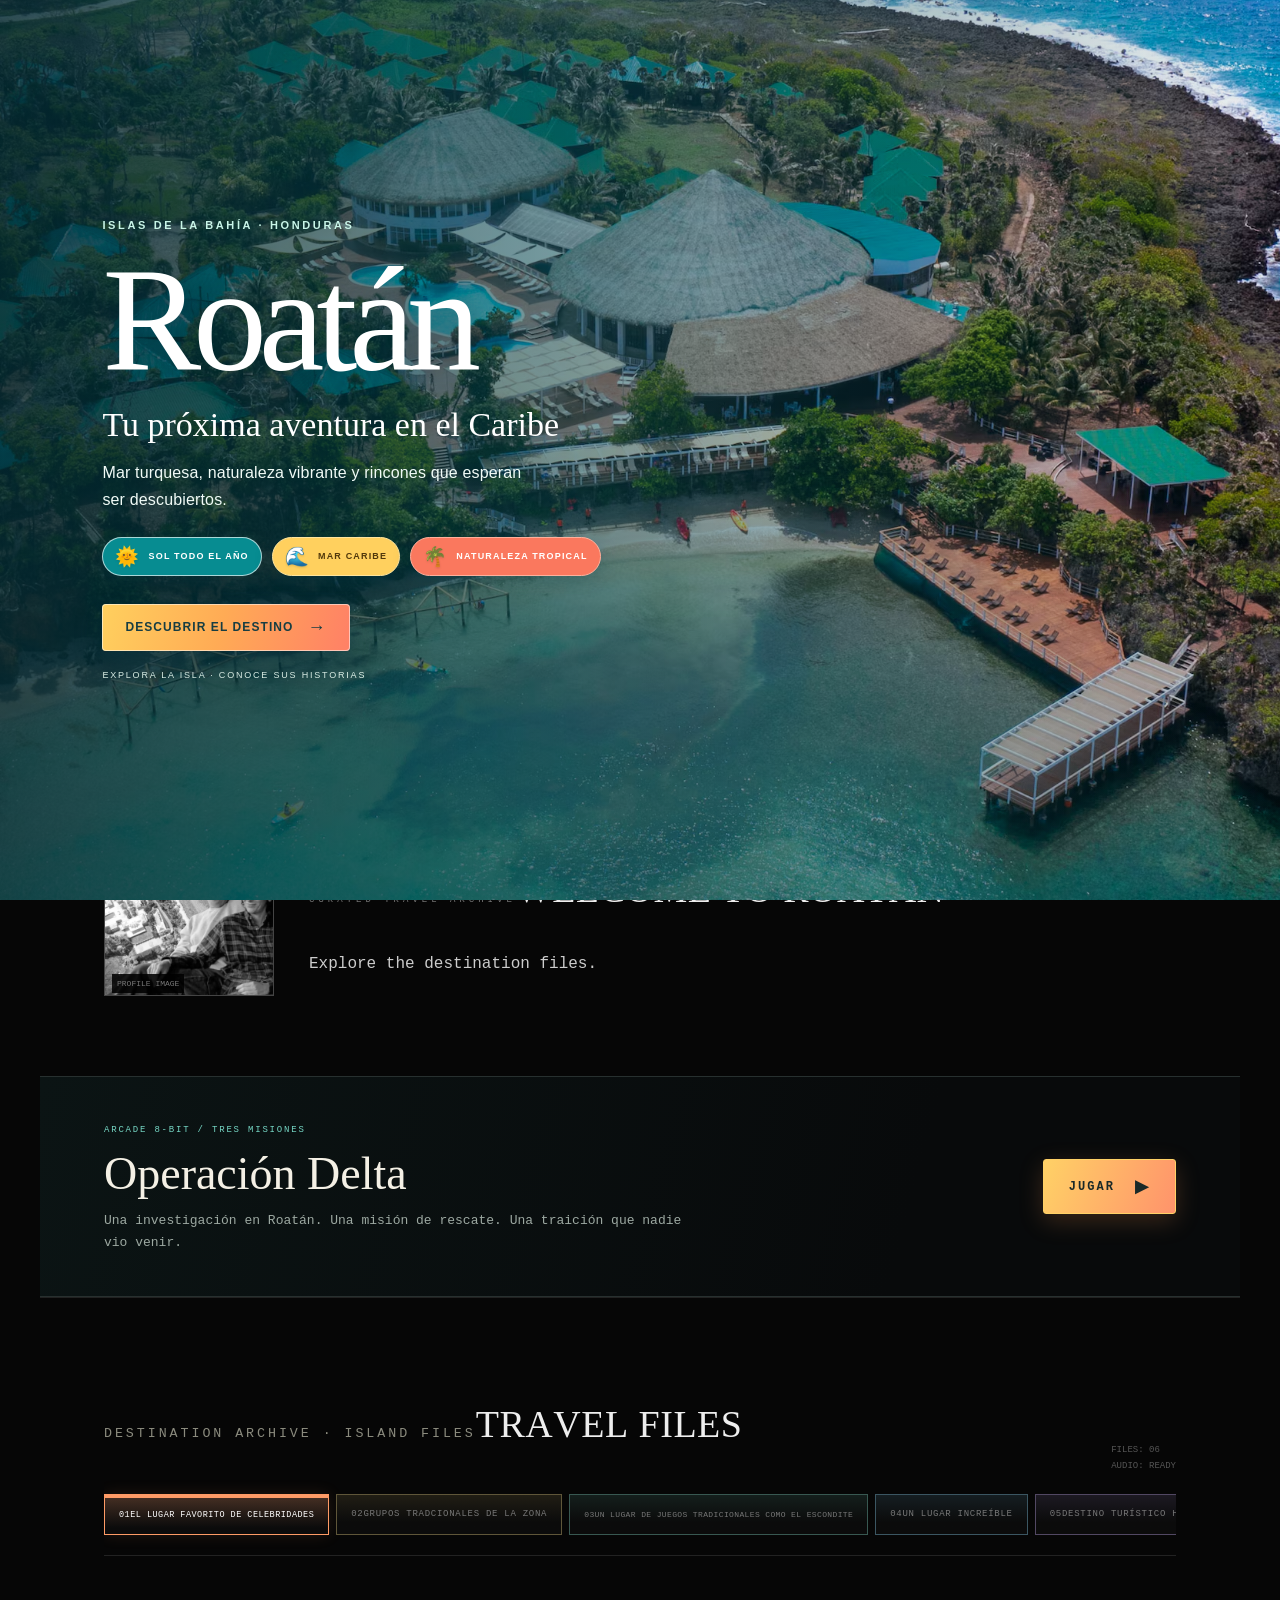
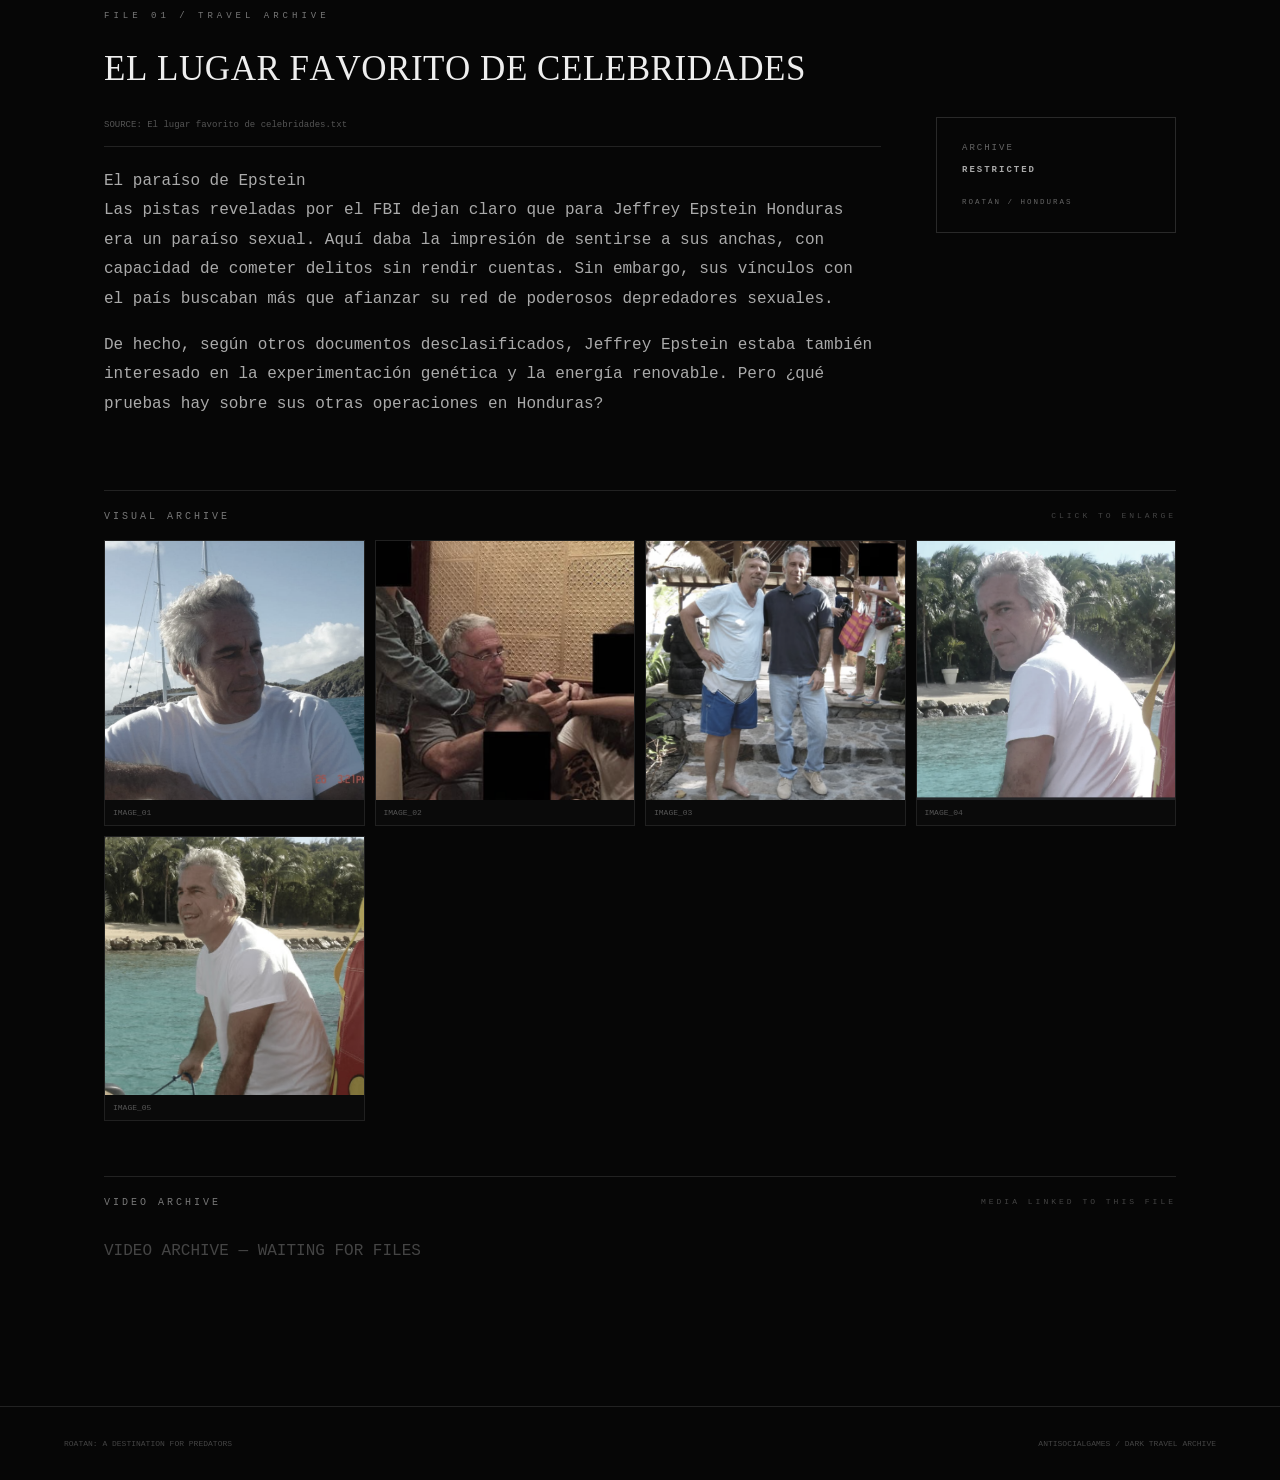
<file: index.html>
<!doctype html><html lang="es"><head><meta charset="utf-8"><meta name="viewport" content="width=device-width,initial-scale=1"><title>Roatan: A Destination for Predators</title><link rel="stylesheet" href="style.css"></head><body>
<div class="grain"></div><div class="warning" id="warning"><div class="cover-card"><span class="cover-kicker">ISLAS DE LA BAHÍA · HONDURAS</span><h1>Roatán</h1><p class="cover-tagline">Tu próxima aventura en el Caribe</p><p class="cover-copy">Mar turquesa, naturaleza vibrante y rincones que esperan ser descubiertos.</p><div class="cover-meta"><span><i aria-hidden="true">🌞</i> SOL TODO EL AÑO</span><span><i aria-hidden="true">🌊</i> MAR CARIBE</span><span><i aria-hidden="true">🌴</i> NATURALEZA TROPICAL</span></div><button id="enter"><span>DESCUBRIR EL DESTINO</span><b aria-hidden="true">→</b></button><small class="cover-foot">EXPLORA LA ISLA · CONOCE SUS HISTORIAS</small></div></div>
<header><strong>ROATAN<span>_TRAVEL</span></strong><nav><a href="#home">HOME</a><a href="juego.html">JUGAR</a><a href="#files">FILES</a></nav><i>● SIGNAL: UNSTABLE</i></header>
<main id="home"><section class="hero"><div class="hero-copy"><small>ISLAS DE LA BAHÍA / HONDURAS</small><h1>Roatan:<br><em>A Destination for Predators</em></h1><p>Travel like paradise. Read like an archive.</p><code>16°20′N / 86°30′W</code></div></section>
<section class="profile"><div class="pic"><img src="images/perfil.jpg"><span>PROFILE IMAGE</span></div><div><small>CURATED TRAVEL ARCHIVE</small><h2>WELCOME TO ROATAN</h2><p>Explore the destination files.</p></div></section>
<section class="game-launch"><div><small>ARCADE 8-BIT / TRES MISIONES</small><h2>Operación Delta</h2><p>Una investigación en Roatán. Una misión de rescate. Una traición que nadie vio venir.</p></div><a class="game-launch-button" href="juego.html">JUGAR <b>▶</b></a></section>
<section id="files"><div class="index"><div><small>DESTINATION ARCHIVE · ISLAND FILES</small><h2>TRAVEL FILES</h2></div><span>FILES: 06<br>AUDIO: READY</span></div><div class="tabs"><button class="tab on" data-tab="s0"><b>01</b>EL LUGAR FAVORITO DE CELEBRIDADES</button><button class="tab " data-tab="s1"><b>02</b>GRUPOS TRADCIONALES DE LA ZONA</button><button class="tab " data-tab="s2"><b>03</b>UN LUGAR DE JUEGOS TRADICIONALES COMO EL ESCONDITE</button><button class="tab " data-tab="s3"><b>04</b>UN LUGAR INCREÍBLE</button><button class="tab " data-tab="s4"><b>05</b>DESTINO TURÍSTICO HERMOSO</button><button class="tab " data-tab="s5"><b>06</b>FAMA MUNDIAL DE NUESTRA BELLA ROATAN</button></div><section class="panel on" id="s0">
<div class="kicker">FILE 01 / TRAVEL ARCHIVE</div><h2>EL LUGAR FAVORITO DE CELEBRIDADES</h2>
<div class="copy"><article><label>SOURCE: El lugar favorito de celebridades.txt</label><p>El paraíso de Epstein<br>Las pistas reveladas por el FBI dejan claro que para Jeffrey Epstein Honduras era un paraíso sexual. Aquí daba la impresión de sentirse a sus anchas, con capacidad de cometer delitos sin rendir cuentas. Sin embargo, sus vínculos con el país buscaban más que afianzar su red de poderosos depredadores sexuales.</p><p>De hecho, según otros documentos desclasificados, Jeffrey Epstein estaba también interesado en la experimentación genética y la energía renovable. Pero ¿qué pruebas hay sobre sus otras operaciones en Honduras?</p></article><aside>ARCHIVE<br><strong>RESTRICTED</strong><br><small>ROATÁN / HONDURAS</small></aside></div>
<div class="head">VISUAL ARCHIVE <span>CLICK TO ENLARGE</span></div><div class="gallery"><figure><img src="secciones/el-lugar-favorito-de-celebridades/images/imagen1.jpg"><figcaption>IMAGE_01</figcaption></figure><figure><img src="secciones/el-lugar-favorito-de-celebridades/images/imagen2.png"><figcaption>IMAGE_02</figcaption></figure><figure><img src="secciones/el-lugar-favorito-de-celebridades/images/imagen3.png"><figcaption>IMAGE_03</figcaption></figure><figure><img src="secciones/el-lugar-favorito-de-celebridades/images/imagen4.png"><figcaption>IMAGE_04</figcaption></figure><figure><img src="secciones/el-lugar-favorito-de-celebridades/images/imagen5.jpg"><figcaption>IMAGE_05</figcaption></figure></div>
<div class="head">VIDEO ARCHIVE <span>MEDIA LINKED TO THIS FILE</span></div><div class="videos"><p class="empty">VIDEO ARCHIVE — WAITING FOR FILES</p></div></section><section class="panel " id="s1">
<div class="kicker">FILE 02 / TRAVEL ARCHIVE</div><h2>GRUPOS TRADCIONALES DE LA ZONA</h2>
<div class="copy"><article><label>SOURCE: Grupos Tradcionales de la zona.txt</label><p>LOS DELTA TEAMS<br>Los Delta Teams son una supuesta red criminal transnacional acusada de delitos de trata de personas, prostitución infantil y lavado de activos que operaba en Roatán, Islas de la Bahía.Según el informe del Ministerio Público, los detalles clave sobre esta estructura son:Operación y Modus OperandiFachadas comerciales: Utilizaban negocios locales en Roatán como The Dock Resort, Happy Harry&#x27;s Hideaway e Ikigai para encubrir sus actividades ilícitas y lavar dinero.Explotación: Sometían a mujeres y menores de edad mediante violencia y coacción a redes de explotación sexual.Vínculos mediáticos: El grupo ha sido relacionado por medios locales con el sonado caso de la desaparición de la joven Angie Peña.</p></article><aside>ARCHIVE<br><strong>RESTRICTED</strong><br><small>ROATÁN / HONDURAS</small></aside></div>
<div class="head">VISUAL ARCHIVE <span>CLICK TO ENLARGE</span></div><div class="gallery"><figure><img src="secciones/grupos-tradcionales-de-la-zona/images/imagen1.jpeg"><figcaption>IMAGE_01</figcaption></figure><figure><img src="secciones/grupos-tradcionales-de-la-zona/images/imagen2.jpeg"><figcaption>IMAGE_02</figcaption></figure><figure><img src="secciones/grupos-tradcionales-de-la-zona/images/imagen3.jpeg"><figcaption>IMAGE_03</figcaption></figure></div>
<div class="head">VIDEO ARCHIVE <span>MEDIA LINKED TO THIS FILE</span></div><div class="videos"><p class="empty">VIDEO ARCHIVE — WAITING FOR FILES</p></div></section><section class="panel " id="s2">
<div class="kicker">FILE 03 / TRAVEL ARCHIVE</div><h2>UN LUGAR DE JUEGOS TRADICIONALES COMO EL ESCONDITE</h2>
<div class="copy"><article><label>SOURCE: Un lugar de juegos tradicionales como el escondite.txt</label><p>Epidemia de desapariciones<br>Mientras siguen apareciendo datos sobre las operaciones de tráfico sexual de Jeffrey Epstein en Centroamérica y México, información pública revela que Honduras registró 9,838 personas desaparecidas entre 2012 y 2022.</p><p>Así, en 2022 se reportaron 940 casos en los que el 30% de estas víctimas (282 personas) eran menores de 18 años.</p><p>Los casos mencionados se concentraron en cinco departamentos: Francisco Morazán tuvo 5,488, Cortés 1,908, El Paraíso 523, Yoro 354 y Atlántida 289.</p><p>Lo anterior sugiere que muchos menores desaparecidos provenían de estas zonas. Los epicentros fueron el Distrito Central (en Francisco Morazán) y San Pedro Sula (en Cortés).</p><p>Estos municipios registraron la mayor incidencia tanto de desapariciones como de homicidios. Así lo confirma el Portal Datos Abiertos en Seguridad Ciudadana.</p></article><aside>ARCHIVE<br><strong>RESTRICTED</strong><br><small>ROATÁN / HONDURAS</small></aside></div>
<div class="head">VISUAL ARCHIVE <span>CLICK TO ENLARGE</span></div><div class="gallery"><figure><img src="secciones/un-lugar-de-juegos-tradicionales-como-el-escondite/images/imagen1.png"><figcaption>IMAGE_01</figcaption></figure><figure><img src="secciones/un-lugar-de-juegos-tradicionales-como-el-escondite/images/imagen2.png"><figcaption>IMAGE_02</figcaption></figure><figure><img src="secciones/un-lugar-de-juegos-tradicionales-como-el-escondite/images/imagen3.png"><figcaption>IMAGE_03</figcaption></figure></div>
<div class="head">VIDEO ARCHIVE <span>MEDIA LINKED TO THIS FILE</span></div><div class="videos"><p class="empty">VIDEO ARCHIVE — WAITING FOR FILES</p></div></section><section class="panel " id="s3">
<div class="kicker">FILE 04 / TRAVEL ARCHIVE</div><h2>UN LUGAR INCREÍBLE</h2>
<div class="copy"><article><label>SOURCE: Un lugar increible.txt</label><p>Cómplice de Jeffrey Epstein elogiaba Roatán :“El área de baño es increíblemente hermosa…mejor que cualquier otra que haya visto en EE.UU. “</p><p>La mención de Roatán en los documentos desclasificados del caso de Jeffrey Epstein a principios de 2026 ha generado un fuerte eco en Honduras. Según los archivos liberados por el Departamento de Justicia de EE. UU., la isla y el país figuran en diversas comunicaciones y registros, aunque cabe aclarar que los archivos no establecen a Roatán como un escenario confirmado de crímenes de abuso o tráfico sexual cometidos por Epstein o sus asociados directos.</p><p>os documentos confirman correos electrónicos de 2013 entre Epstein y el psicólogo Stephen Alexander que mencionan planes de viaje a Roatán y encuentros posteriores en Estados Unidos.</p><p>Gran parte de las referencias provienen de correos de Ghislaine Maxwell, exnovia y cómplice del delincuente sexual Jeffrey Epstein, en los correos elogiaba centros turísticos locales de la isla.</p><p>En el correo se lee: “Trabajó durante un tiempo en las Islas de la Bahía frente a la costa de Honduras. El complejo está en la isla de Roatán… El área de baño es increíblemente hermosa y grande, y mucho mejor que cualquier otra que haya visto en EE. UU.”</p><p>Según los documentos publicados, el intercambio de correos electrónicos son de fecha 29 de marzo de 2004, enviado por Maxwell a su entonces novio Ted Waitt, empresario multimillonario. En el intercambio de E-mails, se hace referencia directa a Honduras y a la isla de Roatán, específicamente a un reconocido centro turístico de buceo y nado con delfines en Islas de la Bahía.</p></article><aside>ARCHIVE<br><strong>RESTRICTED</strong><br><small>ROATÁN / HONDURAS</small></aside></div>
<div class="head">VISUAL ARCHIVE <span>CLICK TO ENLARGE</span></div><div class="gallery"><figure><img src="secciones/un-lugar-increible/images/imagen1.png"><figcaption>IMAGE_01</figcaption></figure></div>
<div class="head">VIDEO ARCHIVE <span>MEDIA LINKED TO THIS FILE</span></div><div class="videos"><p class="empty">VIDEO ARCHIVE — WAITING FOR FILES</p></div></section><section class="panel " id="s4">
<div class="kicker">FILE 05 / TRAVEL ARCHIVE</div><h2>DESTINO TURÍSTICO HERMOSO</h2>
<div class="copy"><article><label>SOURCE: Destino Turistico hermoso.txt</label><p>Asesinan a balazos a hijo de reconocida abogada en Roatán</p><p>Roatán, Islas de la Bahía.<br>Un hombre identificado preliminarmente como Dereck McNeil, hijo de la reconocida abogada Claudette Ofelia McNeil, fue asesinado a balazos este lunes en las cercanías de la Departamental de Educación de Roatán, Islas de la Bahía.</p><p>El crimen ocurrió mientras la víctima se conducía en su carro. Según los primeros reportes, sujetos armados se acercaron al automóvil y dispararon en repetidas ocasiones.</p><p>Varios impactos de bala atravesaron el cristal del vehículo y alcanzaron a Dereck Mcneil, quien intentó salir del automóvil para ponerse a salvo.</p><p>Sin embargo, su cuerpo quedó tendido a un costado del carro, donde fue encontrado sin vida. De acuerdo con información preliminar, al menos dos individuos que se movilizaban en una motocicleta estarían vinculados con el crimen. Esta versión deberá ser confirmada por las autoridades a medida que avancen las investigaciones.</p><p>Familiares de la víctima llegaron hasta la escena del crimen tras enterarse de lo ocurrido. En medio del dolor, permanecieron cerca del cuerpo mientras las autoridades realizaban las diligencias correspondientes.</p><p>El crimen ocurrió en medio de la lluvia, mientras el cuerpo de Dereck permanecía a un costado de la vía. Sus familiares colocaron una cubierta sobre él mientras esperaban que concluyeran las diligencias de las autoridades.</p><p>Hasta el momento no se ha establecido el móvil del asesinato ni se han reportado capturas relacionadas con el caso.</p></article><aside>ARCHIVE<br><strong>RESTRICTED</strong><br><small>ROATÁN / HONDURAS</small></aside></div>
<div class="head">VISUAL ARCHIVE <span>CLICK TO ENLARGE</span></div><div class="gallery"><figure><img src="secciones/destino-turistico-hermoso/images/imagen1.png"><figcaption>IMAGE_01</figcaption></figure><figure><img src="secciones/destino-turistico-hermoso/images/imagen2.png"><figcaption>IMAGE_02</figcaption></figure></div>
<div class="head">VIDEO ARCHIVE <span>MEDIA LINKED TO THIS FILE</span></div><div class="videos"><div><video controls><source src="secciones/destino-turistico-hermoso/videos/video1.mp4" type="video/mp4"></video><small>VIDEO_01</small></div><div><video controls><source src="secciones/destino-turistico-hermoso/videos/video2.mp4" type="video/mp4"></video><small>VIDEO_02</small></div></div></section><section class="panel " id="s5">
<div class="kicker">FILE 06 / TRAVEL ARCHIVE</div><h2>FAMA MUNDIAL DE NUESTRA BELLA ROATAN</h2>
<div class="copy"><article><label>SOURCE: Fama mundial de nuestra bella roatan.txt</label><p>El nombre de Honduras aparece 164 veces, mientras que el de Roatán en al menos 12 ocasiones dentro de documentos relacionados con el caso de Jeffrey Epstein, según una revisión de archivos judiciales, correos electrónicos y registros liberados en Estados Unidos como parte de procesos de transparencia vinculados a una de las investigaciones criminales más polémicas de las últimas décadas.</p><p>Las menciones no implican, por sí solas, acusaciones directas contra el país ni contra autoridades hondureñas, pero sí revelan referencias recurrentes a Honduras en distintos contextos, que van desde intercambios de correos privados, menciones geográficas, hasta análisis políticos y económicos incluidos en documentos asociados al entorno de Epstein y sus contactos.</p><p>Correos y referencias a Roatán<br>Entre los documentos revisados figura un intercambio de correos electrónicos fechado el 29 de marzo de 2004, enviado por Ghislaine Maxwell, colaboradora cercana de Epstein, a Ted Waitt, donde se hace referencia directa a Honduras y a la isla de Roatán, específicamente a un reconocido centro turístico de buceo y nado con delfines en Islas de la Bahía.</p><p>En el correo se lee: &quot;Trabajó durante un tiempo en las Islas de la Bahía frente a la costa de Honduras. El complejo está en la isla de Roatán… El área de baño es increíblemente hermosa y grande, y mucho mejor que cualquier otra que haya visto en EE. UU.&quot;</p><p>En otro fragmento del intercambio, Maxwell escribe de forma irónica:</p><p>&quot;Cerca de Honduras — ¿huelo a guerrillas? ¿terroristas? ¿mi tipo de lugar?&quot;</p></article><aside>ARCHIVE<br><strong>RESTRICTED</strong><br><small>ROATÁN / HONDURAS</small></aside></div>
<div class="head">VISUAL ARCHIVE <span>CLICK TO ENLARGE</span></div><div class="gallery"><figure><img src="secciones/fama-mundial-de-nuestra-bella-roatan/images/imagen1.png"><figcaption>IMAGE_01</figcaption></figure><figure><img src="secciones/fama-mundial-de-nuestra-bella-roatan/images/imagen2.png"><figcaption>IMAGE_02</figcaption></figure><figure><img src="secciones/fama-mundial-de-nuestra-bella-roatan/images/imagen3.png"><figcaption>IMAGE_03</figcaption></figure></div>
<div class="head">VIDEO ARCHIVE <span>MEDIA LINKED TO THIS FILE</span></div><div class="videos"><p class="empty">VIDEO ARCHIVE — WAITING FOR FILES</p></div><div class="head">DOCUMENT ARCHIVE <span>ATTACHED FILE</span></div><div class="docs"><a href="secciones/fama-mundial-de-nuestra-bella-roatan/documents/Fama_mundial_Roatan.pdf" target="_blank">DOCUMENT_01 / OPEN PDF ARCHIVE</a></div></section></section></main>
<footer>ROATAN: A DESTINATION FOR PREDATORS <span>ANTISOCIALGAMES / DARK TRAVEL ARCHIVE</span></footer>
<div class="lightbox" id="lightbox"><button id="close">×</button><button id="prev">‹</button><img id="big"><button id="next">›</button></div>
<audio id="ambience" loop><source src="audio/ambiente.mp3" type="audio/mpeg"></audio><script src="script.js"></script></body></html>
</file>
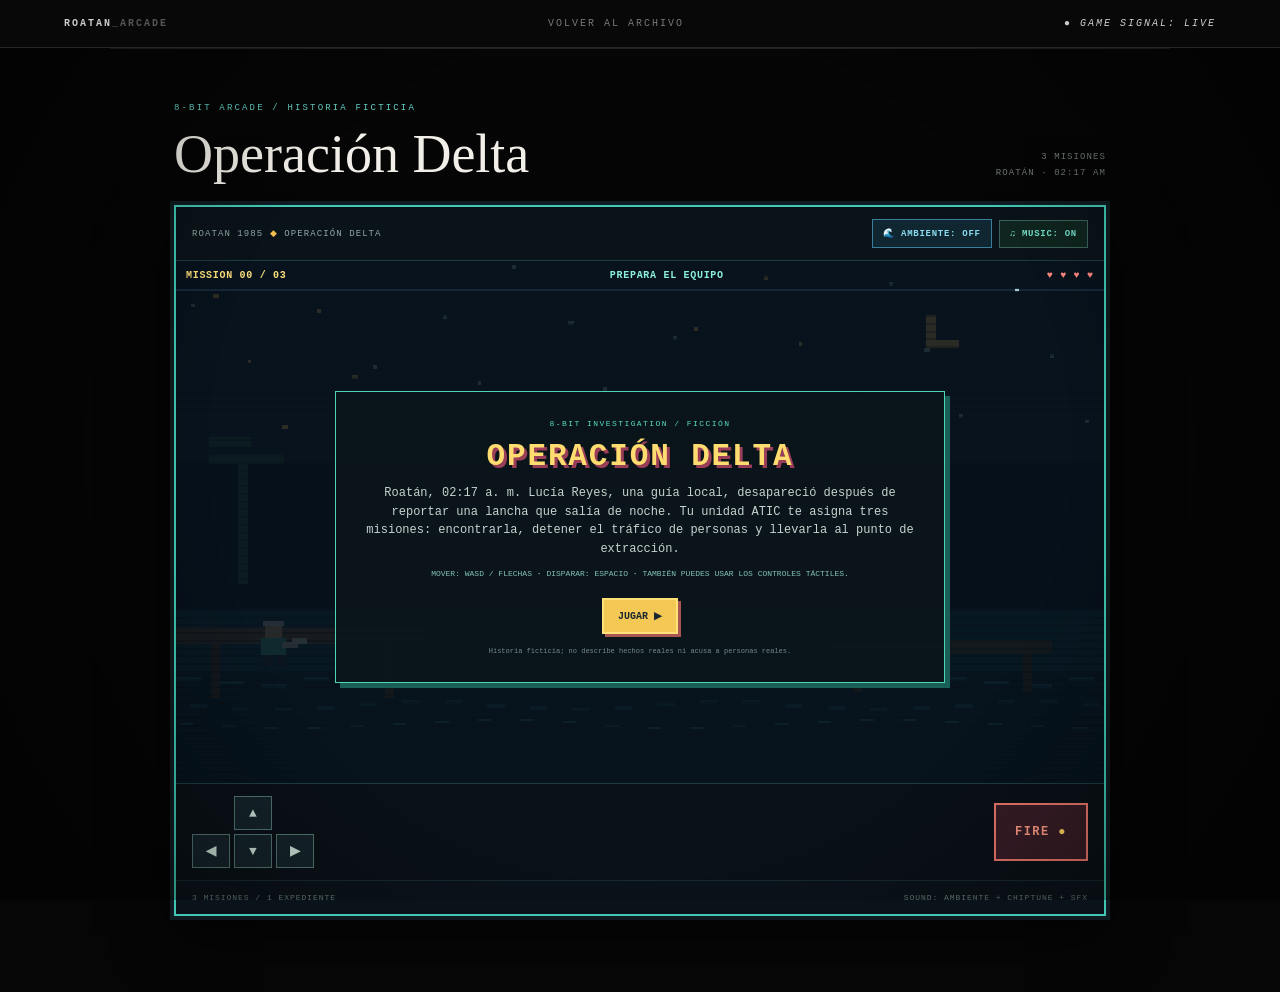
<file: juego.html>
<!doctype html>
<html lang="es">
<head>
  <meta charset="utf-8">
  <meta name="viewport" content="width=device-width,initial-scale=1">
  <meta name="theme-color" content="#080d12">
  <title>Operación Delta — Roatan 8-Bit Arcade</title>
  <link rel="stylesheet" href="style.css">
</head>
<body class="arcade-page">
  <div class="grain"></div>
  <header>
    <strong>ROATAN<span>_ARCADE</span></strong>
    <nav><a href="index.html">VOLVER AL ARCHIVO</a></nav>
    <i>● GAME SIGNAL: LIVE</i>
  </header>
  <main>
    <section id="game" class="game-section arcade-game-page">
      <div class="game-heading">
        <div><small>8-BIT ARCADE / HISTORIA FICTICIA</small><h2>Operación Delta</h2></div>
        <span>3 MISIONES<br>ROATÁN · 02:17 AM</span>
      </div>
      <article class="arcade-shell">
        <div class="arcade-top"><span>ROATAN 1985 <i>◆</i> OPERACIÓN DELTA</span><div class="arcade-audio-controls"><button id="arcade-ambience" type="button" aria-pressed="false">🌊 AMBIENTE: OFF</button><button id="arcade-music" type="button" aria-pressed="true">♫ MUSIC: ON</button></div></div>
        <div class="arcade-frame">
          <canvas id="arcade-canvas" width="480" height="270" role="img" aria-label="Juego arcade pixelado de investigación y rescate en Roatán"></canvas>
          <div class="arcade-hud"><span id="arcade-mission">MISSION 00 / 03</span><span id="arcade-objective">PREPARA EL EQUIPO</span><span id="arcade-health">♥ ♥ ♥</span></div>
          <div class="arcade-overlay" id="arcade-overlay">
            <div class="arcade-card">
              <small>8-BIT INVESTIGATION / FICCIÓN</small>
              <h3 id="arcade-intro-title">OPERACIÓN DELTA</h3>
              <p id="arcade-intro-text">Busca a Lucía, detén el tráfico y llega al punto de rescate. Tres misiones. Una traición.</p>
              <p class="arcade-instructions">MOVER: WASD / FLECHAS <b>·</b> DISPARAR: ESPACIO <b>·</b> TAMBIÉN PUEDES USAR LOS CONTROLES TÁCTILES.</p>
              <button id="arcade-start" type="button">JUGAR <b>▶</b></button>
              <small class="arcade-fiction">Historia ficticia; no describe hechos reales ni acusa a personas reales.</small>
            </div>
          </div>
        </div>
        <div class="arcade-controller">
          <div class="arcade-dpad"><button type="button" data-control="up" aria-label="Mover arriba">▲</button><button type="button" data-control="left" aria-label="Mover a la izquierda">◀</button><button type="button" data-control="down" aria-label="Mover abajo">▼</button><button type="button" data-control="right" aria-label="Mover a la derecha">▶</button></div>
          <button type="button" class="arcade-fire" data-control="fire">FIRE <b>●</b></button>
        </div>
        <div class="arcade-footer"><span>3 MISIONES / 1 EXPEDIENTE</span><span>SOUND: AMBIENTE + CHIPTUNE + SFX</span></div>
      </article>
    </section>
  </main>
  <script src="game.js"></script>
</body>
</html>
</file>
<file: style.css>
*{box-sizing:border-box}body{margin:0;background:#060606;color:#ccc;font-family:"Courier New",monospace}body:before{content:"";position:fixed;inset:0;pointer-events:none;z-index:50;background:radial-gradient(circle,transparent 35%,#000b)}.grain{position:fixed;inset:0;pointer-events:none;z-index:40;opacity:.06;background:repeating-linear-gradient(0deg,transparent 0 3px,#fff1 4px)}header{height:48px;border-bottom:1px solid #252525;display:flex;justify-content:space-between;align-items:center;padding:0 5%;font-size:10px;letter-spacing:2px;background:#080808;position:relative;z-index:60}header span{color:#555}header a{color:#777;text-decoration:none;margin:0 10px}.hero{min-height:75vh;display:flex;align-items:end;padding:7vw;position:relative;overflow:hidden;background:#071010;border-bottom:1px solid #292929}.hero:before,.hero:after{content:"";position:absolute;inset:-2px;background:url("images/portada.jpg") center/cover no-repeat;opacity:.30;filter:saturate(.7) contrast(1.08)}.hero:before{transform:translate(3px,0);mix-blend-mode:screen;clip-path:inset(12% 0 48% 0);animation:glitchA 3.8s infinite steps(1)}.hero:after{transform:translate(-3px,0);mix-blend-mode:screen;clip-path:inset(54% 0 13% 0);animation:glitchB 2.9s infinite steps(1)}.hero>div{position:relative;z-index:2}.hero:global{}.hero small,.profile small,.kicker{color:#777;letter-spacing:4px;font-size:9px}.hero h1{font:clamp(48px,8vw,110px)/.87 Georgia,serif;color:#eee;text-shadow:3px 0 #f003,-3px 0 #0cf2}.hero em{font-size:.55em;color:#aaa;font-style:normal}.hero p{color:#999}.hero code{color:#555;letter-spacing:3px}.profile,#files{max-width:1200px;margin:auto;padding:75px 5%;border-top:1px solid #222}.profile{display:grid;grid-template-columns:170px 1fr;gap:35px;align-items:center}.pic{position:relative}.pic img{width:170px;height:170px;object-fit:cover;border:1px solid #444;filter:grayscale(1)}.pic span{position:absolute;bottom:8px;left:8px;background:#000d;padding:5px;font-size:8px;color:#777}.profile h2,.index h2{font:38px Georgia,serif;color:#eee}.index{display:flex;justify-content:space-between;align-items:end}.index>span{color:#555;font-size:9px;line-height:1.8}.tabs{display:flex;gap:7px;overflow:auto;border-bottom:1px solid #222;padding:20px 0}.tab{background:#0b0b0b;border:1px solid #292929;color:#777;padding:14px;font:inherit;font-size:9px;letter-spacing:1px;white-space:nowrap;cursor:pointer}.tab.on,.tab:hover{color:#eee;border-color:#555}.tab b{color:#444;margin-right:8px}.panel{display:none;padding:55px 0}.panel.on{display:block}.panel h2{font:34px Georgia,serif;color:#eee}.copy{display:grid;grid-template-columns:1fr 240px;gap:55px}.copy article{line-height:1.85;color:#aaa}.copy label{display:block;color:#555;font-size:9px;border-bottom:1px solid #222;padding-bottom:12px;margin-bottom:20px}.copy aside{border:1px solid #292929;padding:25px;color:#666;font-size:9px;letter-spacing:2px;height:max-content}.copy aside strong{display:block;color:#aaa;margin:12px 0}.head{border-top:1px solid #222;padding-top:20px;margin-top:55px;margin-bottom:18px;color:#777;font-size:10px;letter-spacing:3px}.head span{float:right;color:#444;font-size:8px}.gallery{display:grid;grid-template-columns:repeat(4,1fr);gap:10px}.gallery figure{margin:0;border:1px solid #202020;background:#0a0a0a;cursor:pointer}.gallery img{width:100%;aspect-ratio:1;object-fit:cover;display:block;filter:grayscale(.5);transition:.3s}.gallery img:hover{filter:none;transform:scale(1.02)}figcaption{padding:8px;color:#555;font-size:8px}.videos{display:grid;grid-template-columns:repeat(2,1fr);gap:18px}.videos div{border:1px solid #252525;padding:7px;background:#090909}.videos video{width:100%;display:block}.videos small{display:block;padding:8px;color:#555}.empty{color:#444}.warning{position:fixed;inset:0;background:#040404;z-index:100;display:grid;place-items:center;text-align:center}.warning>div{border:1px solid #333;padding:55px;max-width:550px}.warning h1{font:60px Georgia,serif;margin:20px 0 5px;color:#eee}.warning p{color:#777;letter-spacing:4px}.warning button{background:transparent;color:#bbb;border:1px solid #555;padding:14px 25px;font:inherit;cursor:pointer}.lightbox{display:none;position:fixed;inset:0;background:#000f;z-index:200;place-items:center}.lightbox.on{display:grid}.lightbox img{max-width:88vw;max-height:85vh}.lightbox button{position:absolute;background:none;border:0;color:#aaa;font-size:55px}.lightbox #close{right:25px;top:5px}.lightbox #prev{left:25px}.lightbox #next{right:25px}footer{border-top:1px solid #222;padding:32px 5%;color:#444;font-size:8px;display:flex;justify-content:space-between}@keyframes glitchA{0%,88%,100%{transform:translate(3px,0)}89%{transform:translate(-10px,2px);clip-path:inset(25% 0 58% 0)}90%{transform:translate(8px,-2px);clip-path:inset(62% 0 22% 0)}91%{transform:translate(3px,0)}}@keyframes glitchB{0%,82%,100%{transform:translate(-3px,0)}83%{transform:translate(11px,-2px);clip-path:inset(44% 0 34% 0)}84%{transform:translate(-7px,2px);clip-path:inset(70% 0 8% 0)}85%{transform:translate(-3px,0)}}.hero h1:after{content:"ROATAN";position:absolute;left:7vw;color:#0ff2;transform:translate(3px,0);clip-path:inset(0 0 55% 0);animation:textGlitch 4s infinite steps(1)}@keyframes textGlitch{0%,92%,100%{opacity:0}93%{opacity:.5;transform:translate(-4px,0)}94%{opacity:0}}.docs{display:grid;gap:8px}.docs a{padding:15px;border:1px solid #292929;color:#888;text-decoration:none;font-size:9px;letter-spacing:2px;background:#090909}.docs a:hover{color:#eee;background:#111}.hero:global{}@media(max-width:800px){.profile,.copy{grid-template-columns:1fr}.gallery{grid-template-columns:repeat(2,1fr)}.videos{grid-template-columns:1fr}footer{display:block;line-height:2}}
/* === DEEP TRAVEL GLITCH TEXT === */
.glitch-text{position:relative;display:inline-block;animation:microJitter 5.5s infinite steps(1)}
.glitch-text::before,.glitch-text::after{content:attr(data-text);position:absolute;inset:0;pointer-events:none;opacity:0;overflow:hidden}
.glitch-text::before{color:#00eaff;transform:translate(-2px,0);clip-path:inset(0 0 55% 0);animation:cyanSlice 3.7s infinite steps(1)}
.glitch-text::after{color:#ff1744;transform:translate(2px,0);clip-path:inset(55% 0 0 0);animation:redSlice 4.2s infinite steps(1)}
.hero h1.glitch-text{filter:drop-shadow(0 0 8px rgba(0,0,0,.45))}
.panel h2.glitch-text,.profile h2.glitch-text,.index h2.glitch-text{letter-spacing:.5px}
.tab.glitch-text{animation:tabJitter 6s infinite steps(1)}
.glitch-text .char{display:inline-block;animation:letterFloat 2.8s ease-in-out infinite;animation-delay:calc(var(--i)*.035s)}
@keyframes cyanSlice{0%,78%,100%{opacity:0}79%{opacity:.75;transform:translate(-5px,-1px);clip-path:inset(15% 0 62% 0)}80%{opacity:.35;transform:translate(6px,1px);clip-path:inset(58% 0 25% 0)}81%{opacity:0}}
@keyframes redSlice{0%,70%,100%{opacity:0}71%{opacity:.7;transform:translate(5px,1px);clip-path:inset(60% 0 10% 0)}72%{opacity:.3;transform:translate(-7px,-1px);clip-path:inset(25% 0 55% 0)}73%{opacity:0}}
@keyframes microJitter{0%,92%,100%{transform:translate(0)}93%{transform:translate(-1px,1px) skewX(-1deg)}94%{transform:translate(2px,-1px) skewX(1deg)}95%{transform:translate(0)}}
@keyframes tabJitter{0%,94%,100%{transform:translate(0)}95%{transform:translate(1px,0)}96%{transform:translate(-1px,0)}97%{transform:translate(0)}}
@keyframes letterFloat{0%,100%{transform:translateY(0)}50%{transform:translateY(-1px)}}
/* Moving digital scan across interactive headings */
.glitch-text:hover::before,.glitch-text:hover::after{opacity:.65;animation-duration:.55s}
.tab.glitch-text:hover{background:#101010;text-shadow:2px 0 #00eaff,-2px 0 #ff1744}
.hero p,.profile p,.source-text p{transition:transform .25s ease,text-shadow .25s ease}
.hero p:hover,.profile p:hover,.source-text p:hover{transform:translateX(3px);text-shadow:2px 0 #00eaff}


/* === FINAL TYPOGRAPHY FIX === */
.glitch-text{
  white-space:normal;
  word-spacing:normal;
  letter-spacing:normal;
  word-break:normal;
  overflow-wrap:normal;
  text-rendering:optimizeLegibility;
}
.glitch-text .char{
  display:inline;
  white-space:pre;
  letter-spacing:inherit;
  vertical-align:baseline;
}
.panel h2.glitch-text{
  font-size:clamp(25px,3.2vw,42px);
  line-height:1.08;
  max-width:100%;
  overflow-wrap:break-word;
  hyphens:none;
  letter-spacing:.015em;
}
.panel h2.glitch-text.title-long{
  font-size:clamp(20px,2.35vw,31px);
  line-height:1.12;
}
.panel h2.glitch-text.title-medium{
  font-size:clamp(23px,2.8vw,35px);
}
.panel h2.glitch-text.title-short{
  font-size:clamp(26px,3.2vw,42px);
}
.tab.glitch-text{
  display:block;
  white-space:nowrap;
  line-height:1.2;
  min-width:max-content;
  letter-spacing:.08em;
}
.tab.glitch-text.tab-long{
  font-size:8px;
  letter-spacing:.045em;
}
.tab.glitch-text.tab-medium{
  font-size:8.5px;
  letter-spacing:.055em;
}
.tab.glitch-text.tab-short{
  font-size:9px;
}
.hero h1.glitch-text{
  white-space:normal;
  line-height:.9;
}
.profile h2.glitch-text,.index h2.glitch-text{
  white-space:normal;
  line-height:1;
}
@media(max-width:800px){
  .panel h2.glitch-text{font-size:clamp(22px,7vw,34px)}
  .panel h2.glitch-text.title-long{font-size:clamp(18px,5.4vw,27px)}
  .tab.glitch-text{font-size:8px}
}


/* === HERO + WORD-WRAPPING FIX === */
.hero h1.glitch-text{
  font-size:clamp(48px,5vw,86px);
  line-height:.9;
  max-width:1100px;
  white-space:normal;
  overflow-wrap:normal;
  word-break:normal;
}
.hero h1.glitch-text em{
  display:inline;
  font-size:.55em;
  line-height:1;
}
.hero h1.glitch-text::after{display:none}
.glitch-word{display:inline-block;white-space:nowrap}
.glitch-text .char{display:inline-block;white-space:normal}
@media(max-width:1100px){
  .hero h1.glitch-text{font-size:clamp(42px,6vw,70px);max-width:900px}
}
@media(max-width:700px){
  .hero h1.glitch-text{font-size:clamp(38px,10vw,58px);max-width:100%}
}

/* Welcoming tropical landing cover; the archive underneath keeps its dark visual language. */
.warning{isolation:isolate;overflow:hidden;text-align:left;background:#087c91}
.warning::before{content:"";position:absolute;inset:0;z-index:-2;background:url("images/portada.jpg") center 46%/cover no-repeat;filter:saturate(1.12)}
.warning::after{content:"";position:absolute;inset:0;z-index:-1;background:linear-gradient(90deg,rgba(3,44,52,.80) 0%,rgba(4,71,78,.55) 43%,rgba(8,49,59,.06) 100%),linear-gradient(0deg,rgba(0,39,47,.30),transparent 50%)}
.warning>div.cover-card{width:min(100%,760px);max-width:none;min-height:100vh;margin:0 auto 0 0;padding:clamp(34px,8vw,112px);display:flex;flex-direction:column;align-items:flex-start;justify-content:center;border:0;background:transparent;color:#fff;text-align:left}
.cover-kicker{font:700 11px/1.4 Arial,sans-serif;letter-spacing:.24em;color:#c9f5e8;text-transform:uppercase}
.cover-card h1{margin:22px 0 0;color:#fff;font:clamp(76px,12vw,148px)/.88 Georgia,serif;letter-spacing:-.055em;text-shadow:0 5px 28px #002c3b66}
.cover-card .cover-tagline{margin:20px 0 0;color:#fff;font:clamp(22px,3vw,34px)/1.2 Georgia,serif;letter-spacing:0}
.cover-card .cover-copy{max-width:430px;margin:14px 0 0;color:#f1fbf7;font:16px/1.65 Arial,sans-serif;letter-spacing:.01em}
.cover-meta{display:flex;flex-wrap:wrap;gap:10px;margin:24px 0 28px}
.cover-meta span{padding:9px 12px;border:1px solid #ffffff72;border-radius:99px;background:#073f4870;color:#fff;font:700 9px/1 Arial,sans-serif;letter-spacing:.13em}
.warning .cover-card button{display:inline-flex;align-items:center;gap:18px;padding:16px 22px;border:0;border-radius:4px;background:#fff;color:#07535b;font:700 12px/1 Arial,sans-serif;letter-spacing:.1em;box-shadow:0 8px 24px #002c3b45;transition:transform .2s,background .2s}
.warning .cover-card button:hover{transform:translateY(-2px);background:#e1fff2}
.warning .cover-card button b{font-size:18px;line-height:.7}
.cover-foot{margin-top:18px;color:#e6f8ef;font:9px/1.5 Arial,sans-serif;letter-spacing:.2em}

/* Main archive hero: strong, left-aligned title with a predictable two-line rhythm. */
.hero{align-items:flex-end;min-height:clamp(590px,78vh,860px);padding:clamp(34px,7vw,110px)}
.hero-copy{width:min(100%,1120px);text-align:left}
.hero h1.glitch-text{margin:24px 0 20px;max-width:1060px;color:#f4f1e9;font-size:clamp(60px,8vw,112px);line-height:.96;letter-spacing:-.045em;text-align:left;overflow:visible}
.hero h1.glitch-text em{display:block;max-width:100%;margin-top:12px;color:#c8c2b6;font-size:clamp(34px,5.1vw,68px);font-weight:400;line-height:1.08;letter-spacing:-.025em;font-style:normal}
.hero h1.glitch-text::after{display:none}
.hero p{max-width:550px;font-size:clamp(15px,1.6vw,19px);line-height:1.55}
.hero code{display:inline-block;margin-top:12px}
.index>div>small{color:#8b8b7e;letter-spacing:.22em}
@media(max-width:700px){
 .warning>div.cover-card{min-height:100svh;padding:34px 26px 46px;background:linear-gradient(90deg,#043c47a8,#043c4750)}
 .warning::before{background-position:58% center}
 .warning::after{background:linear-gradient(90deg,#003842ad,#00384228),linear-gradient(0deg,#00384266,transparent 72%)}
 .cover-card h1{font-size:clamp(76px,21vw,118px)}
 .cover-card .cover-copy{max-width:340px;font-size:15px}
 .cover-meta{gap:7px}
 .cover-meta span{font-size:8px;letter-spacing:.08em}
 .hero{min-height:620px;padding:38px 25px}
 .hero h1.glitch-text{font-size:clamp(56px,15vw,82px);line-height:.98}
 .hero h1.glitch-text em{font-size:clamp(34px,9.1vw,48px);line-height:1.08;margin-top:10px}
 .hero small{letter-spacing:.22em}
}
@media(prefers-reduced-motion:reduce){.warning .cover-card button{transition:none}}

/* Bright destination markers and a short glitch handoff into the archive. */
.cover-meta span{display:inline-flex;align-items:center;gap:8px;border:1px solid #ffffffa6;background:#078c91;color:#fff;font-size:9px;box-shadow:0 5px 18px #003a4340}
.cover-meta span:nth-child(2){background:#ffd05e;color:#51380b;border-color:#ffe49c}
.cover-meta span:nth-child(3){background:#fa785e;color:#fff;border-color:#ffb09c}
.cover-meta span i{font-style:normal;font-size:19px;line-height:1;filter:drop-shadow(0 1px 1px #0002)}
.warning .cover-card button{position:relative;overflow:hidden;gap:14px;padding:17px 23px;background:linear-gradient(105deg,#ffd05e 0%,#ffab55 48%,#ff8066 100%);color:#173d42;box-shadow:0 10px 26px #002b3970,0 0 0 1px #fff8 inset;font-weight:800;letter-spacing:.09em}
.warning .cover-card button::before{content:"";position:absolute;inset:0;transform:translateX(-130%) skewX(-18deg);background:linear-gradient(90deg,transparent,#ffffff9c,transparent);transition:transform .55s ease}
.warning .cover-card button:hover{transform:translateY(-3px) scale(1.025);background:linear-gradient(105deg,#ffe078,#ffbd61 48%,#ff9673);box-shadow:0 13px 30px #002b3980,0 0 0 2px #fff9 inset}
.warning .cover-card button:hover::before{transform:translateX(130%) skewX(-18deg)}
.warning .cover-card button:disabled{cursor:wait}
.warning.is-leaving{pointer-events:none;animation:coverGlitchExit .9s steps(1,end) forwards}
.warning.is-leaving::before{animation:coverImageExit .9s steps(1,end) forwards}
.warning.is-leaving::after{animation:coverSlicesExit .9s steps(1,end) forwards}
.warning.is-leaving .cover-card{animation:coverTextExit .9s steps(1,end) forwards}
@keyframes coverGlitchExit{
  0%,100%{opacity:0}
  1%,10%{opacity:1;transform:translateX(0);filter:none}
  11%{transform:translateX(-11px);filter:hue-rotate(28deg) saturate(1.8)}
  12%{transform:translateX(8px);clip-path:inset(17% 0 63%);filter:hue-rotate(-30deg)}
  13%{transform:translateX(-3px);clip-path:inset(0);filter:none}
  29%{opacity:.94;transform:translateX(5px);clip-path:inset(48% 0 21%)}
  30%{opacity:1;transform:translateX(-7px);clip-path:inset(0);filter:hue-rotate(45deg) contrast(1.4)}
  31%{opacity:.74;transform:translateX(3px);filter:none}
  53%{opacity:.68;transform:translateX(-5px);clip-path:inset(8% 0 72%)}
  54%{opacity:.42;transform:translateX(6px);clip-path:inset(0);filter:hue-rotate(-35deg)}
  55%{opacity:.55;transform:translateX(-2px);filter:none}
  78%{opacity:.22;transform:scale(1.015)}
  99%{opacity:0;transform:scale(1.025)}
}
@keyframes coverImageExit{
  0%,100%{opacity:0}
  1%,10%{opacity:1;transform:translateX(0) scale(1)}
  11%{transform:translateX(15px) scale(1.02);filter:hue-rotate(60deg) saturate(2)}
  12%{transform:translateX(-12px);clip-path:inset(36% 0 43%);filter:contrast(1.8)}
  13%{transform:none;clip-path:inset(0);filter:none}
  29%{opacity:.85;transform:translateX(-9px);clip-path:inset(62% 0 9%)}
  30%{opacity:1;transform:translateX(12px);clip-path:inset(0);filter:hue-rotate(-55deg)}
  31%{opacity:.58;transform:none;filter:none}
  53%{opacity:.4;transform:translateX(10px);clip-path:inset(10% 0 68%)}
  54%{opacity:.2;transform:translateX(-7px);clip-path:inset(0)}
  78%,99%{opacity:0;transform:scale(1.04)}
}
@keyframes coverSlicesExit{
  0%,100%{opacity:0}
  10%{opacity:1}
  11%{opacity:.55;clip-path:inset(13% 0 75%);transform:translateX(-15px)}
  12%{opacity:.9;clip-path:inset(66% 0 12%);transform:translateX(12px)}
  13%,29%{opacity:0;clip-path:inset(0);transform:none}
  30%{opacity:.75;clip-path:inset(37% 0 42%);transform:translateX(14px)}
  31%{opacity:0;clip-path:inset(0);transform:none}
  53%{opacity:.75;clip-path:inset(77% 0 5%);transform:translateX(-13px)}
  54%{opacity:0;clip-path:inset(0);transform:none}
  78%{opacity:.3;clip-path:inset(3% 0 86%)}
  79%,99%{opacity:0;clip-path:inset(0)}
}
@keyframes coverTextExit{
  0%,100%{opacity:0}
  1%,10%{opacity:1;transform:none}
  11%{opacity:.85;transform:translateX(8px);text-shadow:4px 0 #00f6ff,-4px 0 #ff376c}
  12%{opacity:1;transform:translateX(-5px);text-shadow:-3px 0 #00f6ff,3px 0 #ff376c}
  13%{transform:none;text-shadow:none}
  29%{opacity:.7;transform:translateX(-4px);text-shadow:3px 0 #00f6ff}
  30%{opacity:1;transform:translateX(5px);text-shadow:-4px 0 #ff376c}
  31%{opacity:.6;transform:none;text-shadow:none}
  53%{opacity:.5;transform:translateX(3px)}
  54%{opacity:.25;transform:translateX(-3px)}
  78%{opacity:.1;transform:translateY(-8px)}
  99%{opacity:0;transform:translateY(-16px)}
}
@media(max-width:700px){.cover-meta span{font-size:8px}.cover-meta span i{font-size:18px}}
@media(prefers-reduced-motion:reduce){
 .warning .cover-card button,.warning .cover-card button::before{transition:none}
 .warning.is-leaving{animation:coverSimpleExit .25s ease forwards}
 .warning.is-leaving::before,.warning.is-leaving::after,.warning.is-leaving .cover-card{animation:none}
}
@keyframes coverSimpleExit{to{opacity:0}}

/* Interactive fictional case file. */
.game-section{max-width:1200px;margin:0 auto;padding:64px 5% 76px;border-top:1px solid #222}
.game-heading{display:flex;justify-content:space-between;align-items:end;gap:24px;margin-bottom:24px}
.game-heading small{color:#67d6cb;font-size:9px;letter-spacing:.24em}
.game-heading h2{margin:12px 0 0;color:#f2efe8;font:clamp(34px,5vw,54px)/1 Georgia,serif}
.game-heading>span{color:#737b78;font-size:9px;line-height:1.8;letter-spacing:.12em;text-align:right}
.game-shell{border:1px solid #29413d;background:radial-gradient(ellipse at 90% 0%,#14302a 0,transparent 42%),#080d0e;box-shadow:0 18px 55px #0008}
.game-top,.game-footer{display:flex;justify-content:space-between;gap:18px;padding:13px 18px;color:#6a7772;font-size:8px;letter-spacing:.13em}
.game-top{border-bottom:1px solid #263530}
.game-top>span:first-child{color:#9ca9a2}
.game-top i{color:#ff8b68;font-style:normal}
.game-footer{border-top:1px solid #263530;color:#56635e}
#game-screen{min-height:335px;padding:clamp(24px,5vw,54px)}
.game-scene{max-width:770px;margin:0 auto}
.game-scene>small{color:#72cfc1;font-size:9px;letter-spacing:.2em}
.game-scene h3{margin:16px 0;color:#f1eee4;font:clamp(27px,4vw,42px)/1.08 Georgia,serif}
.game-scene p{color:#adb8b1;font-size:14px;line-height:1.75}
.game-fiction{margin:22px 0;padding:12px 15px;border-left:2px solid #d9a94e;background:#d9a94e0c;color:#c4b995!important;font-size:11px!important}
.game-action{margin-top:12px;padding:14px 18px;border:1px solid #66d4c6;border-radius:3px;background:#45c8b4;color:#072926;font:800 10px/1 Arial,sans-serif;letter-spacing:.13em;cursor:pointer;transition:transform .18s,filter .18s}
.game-action:hover{transform:translateY(-2px);filter:brightness(1.12)}
.game-action:focus-visible,.game-choice:focus-visible{outline:2px solid #ffd05e;outline-offset:3px}
.game-question{display:block;margin:24px 0 12px;color:#d9dfd8;font-size:12px;letter-spacing:.04em}
.game-choices{display:grid;grid-template-columns:repeat(3,minmax(0,1fr));gap:10px;margin-top:14px}
.game-choice{min-height:76px;padding:14px;border:1px solid #31433e;background:#0d1716;color:#c4cec8;text-align:left;font:11px/1.5 "Courier New",monospace;cursor:pointer;transition:border-color .18s,background .18s,transform .18s}
.game-choice:hover:not(:disabled){transform:translateY(-2px);border-color:#71d8c7;background:#122321;color:#fff}
.game-choice b{display:block;margin-bottom:9px;color:#e8a95a;font-size:9px;letter-spacing:.12em}
.game-choice:disabled{opacity:.45;cursor:default}
.game-feedback{min-height:24px;margin:16px 0 0;color:#efc66b!important;font-size:11px!important}
.battle-readout{display:flex;gap:30px;margin:20px 0;color:#798a83;font-size:9px;letter-spacing:.12em}
.battle-readout b{display:block;margin-top:8px;color:#ff9d73;font-size:14px;letter-spacing:.2em}
.game-hint{display:block;margin-top:18px;color:#58645f!important;font-size:8px!important;letter-spacing:.13em}
.game-ending{padding-bottom:10px}
.game-ending>small{color:#ff8b68}
.game-ending blockquote{margin:24px 0;padding:17px 20px;border-left:2px solid #ff8b68;background:#ff8b680d;color:#ffd3bd;font:italic 18px/1.5 Georgia,serif}
.game-ending .game-fiction{border-color:#ff8b68}
@media(max-width:700px){
 .game-section{padding:48px 5% 58px}
 .game-heading{align-items:start}
 .game-heading>span{font-size:8px}
 .game-choices{grid-template-columns:1fr}
 .game-choice{min-height:56px}
 .game-choice b{display:inline-block;margin:0 10px 0 0}
 .game-top,.game-footer{flex-wrap:wrap;font-size:7px}
 #game-screen{min-height:380px;padding:26px 20px}
 .battle-readout{gap:20px}
}

/* Full pixel arcade cabinet for the three-mission Operación Delta game. */
.arcade-shell{overflow:hidden;border:2px solid #42c8b4;background:#080d12;box-shadow:0 0 0 4px #101c21,0 18px 55px #0009;font-family:"Courier New",monospace}
.arcade-top,.arcade-footer{display:flex;justify-content:space-between;align-items:center;gap:12px;padding:12px 16px;background:#0b131a;color:#90aaa4;font-size:9px;letter-spacing:.12em}
.arcade-top{border-bottom:1px solid #233a41}.arcade-top i{color:#f1bd4f;font-style:normal}
.arcade-audio-controls{display:flex;align-items:center;gap:7px}
#arcade-music,#arcade-ambience{padding:8px 10px;border:1px solid #3d625d;background:#10251f;color:#73dfc8;font:700 9px "Courier New",monospace;letter-spacing:.08em;cursor:pointer}
#arcade-music:hover,#arcade-ambience:hover{background:#17382e}
#arcade-ambience{border-color:#397e9a;background:#102630;color:#8bdcf0}
#arcade-ambience:hover{background:#163745}
.arcade-frame{position:relative;width:100%;overflow:hidden;background:#101e2b;line-height:0}
#arcade-canvas{display:block;width:100%;height:auto;aspect-ratio:16/9;image-rendering:pixelated;image-rendering:crisp-edges}
.arcade-hud{position:absolute;top:0;left:0;right:0;min-height:28px;display:flex;justify-content:space-between;align-items:center;gap:8px;padding:6px 10px;background:#071019d9;color:#ffe07b;font:700 clamp(7px,1.45vw,10px)/1.3 "Courier New",monospace;letter-spacing:.07em;pointer-events:none}
.arcade-hud span:nth-child(2){color:#8bf1d9;text-align:center}
.arcade-hud span:last-child{color:#ff8880;white-space:nowrap}
.arcade-overlay{position:absolute;inset:30px 0 0;display:flex;align-items:center;justify-content:center;padding:12px;background:#071019d9;line-height:1.5;overflow:auto}
.arcade-overlay.is-hidden{display:none}
.arcade-card{width:min(88%,610px);max-height:100%;overflow:auto;padding:clamp(13px,3vw,26px);border:1px solid #4dd5b8;background:#0a151bea;box-shadow:5px 5px 0 #1b5f59;color:#d5e4db;text-align:center}
.arcade-card>small:first-child{display:block;color:#58ddc4;font-size:8px;letter-spacing:.18em}
.arcade-card h3{margin:11px 0;color:#ffdc70;font:900 clamp(18px,4vw,31px)/1.05 "Courier New",monospace;letter-spacing:.06em;text-shadow:3px 3px #9a3d58}
.arcade-card p{margin:9px 0;color:#c5d4cf;font:clamp(9px,1.7vw,12px)/1.55 "Courier New",monospace}
.arcade-card .arcade-instructions{color:#84c4b7;font-size:8px}
.arcade-card button{margin-top:9px;padding:10px 14px;border:2px solid #ffe07b;background:#f3c855;color:#1a2730;font:900 10px "Courier New",monospace;cursor:pointer;box-shadow:3px 3px #a95651}
.arcade-card button:hover{transform:translate(-1px,-1px);filter:brightness(1.1);box-shadow:4px 4px #a95651}
.arcade-card .arcade-fiction{display:block;margin-top:12px;color:#738c83;font-size:7px}
.arcade-card blockquote{margin:15px auto 8px;padding:0;color:#ffe07b;font:italic clamp(11px,2vw,15px)/1.55 Georgia,serif}
.arcade-card .quote-credit,.arcade-card .quote-note{display:block;margin-top:5px;color:#b7c7bf;font:8px/1.45 "Courier New",monospace}
.arcade-card .quote-note{color:#84948e;font-size:7px}
.arcade-controller{display:flex;align-items:center;justify-content:space-between;gap:18px;padding:12px 16px;border-top:1px solid #223b40;background:#0a1117}
.arcade-dpad{display:grid;grid-template-columns:38px 38px 38px;grid-template-rows:34px 34px;gap:4px;grid-template-areas:". up ." "left down right"}
.arcade-dpad [data-control="up"]{grid-area:up}.arcade-dpad [data-control="left"]{grid-area:left}.arcade-dpad [data-control="down"]{grid-area:down}.arcade-dpad [data-control="right"]{grid-area:right}
.arcade-controller button{touch-action:none;user-select:none;-webkit-user-select:none;border:1px solid #53746d;background:#14232a;color:#c7ddd2;font:700 13px "Courier New",monospace;cursor:pointer}
.arcade-controller button:active{background:#43bda9;color:#071a1c;transform:translateY(1px)}
.arcade-fire{width:94px;height:58px;border:2px solid #ed786b!important;background:#381d27!important;color:#ff9b83!important;font-size:12px!important;letter-spacing:.12em}
.arcade-fire b{color:#ffd45e}
.arcade-footer{border-top:1px solid #182a30;color:#657c78;font-size:8px}
@media(max-width:600px){
 .arcade-top,.arcade-footer{padding:10px;font-size:7px}
 .arcade-overlay{inset:26px 0 0;padding:8px}
 .arcade-card{width:94%;padding:11px}
 .arcade-card h3{margin:7px 0}
 .arcade-card p{margin:6px 0}
 .arcade-controller{padding:10px}
 .arcade-dpad{grid-template-columns:34px 34px 34px;grid-template-rows:31px 31px}
 .arcade-fire{width:82px;height:52px}
}

/* Separate arcade landing page and its launch card on the archive home page. */
.game-launch{max-width:1200px;margin:0 auto;padding:42px 5%;display:flex;align-items:center;justify-content:space-between;gap:28px;border-top:1px solid #27302f;border-bottom:1px solid #27302f;background:linear-gradient(105deg,#0b1414,#080a0b 72%)}
.game-launch small{color:#76d7c5;font-size:9px;letter-spacing:.2em}
.game-launch h2{margin:10px 0;color:#f4f0e5;font:clamp(30px,4vw,46px) Georgia,serif}
.game-launch p{max-width:580px;margin:0;color:#9da9a2;font-size:13px;line-height:1.7}
.game-launch-button{flex:none;display:inline-flex;align-items:center;gap:20px;padding:16px 25px;border:1px solid #ffd166;border-radius:3px;background:linear-gradient(110deg,#ffd166,#ff936b);color:#1a2928;text-decoration:none;font:900 12px "Courier New",monospace;letter-spacing:.17em;box-shadow:0 7px 24px #ef8b4c38;transition:transform .2s,filter .2s}
.game-launch-button:hover{transform:translateY(-3px);filter:brightness(1.08)}
.game-launch-button b{font-size:17px}
.arcade-page:before{background:radial-gradient(circle,transparent 55%,#0007)}
.arcade-game-page{max-width:1060px;padding-top:48px}
.arcade-game-page .game-heading{margin-bottom:24px}
@media(max-width:700px){.game-launch{align-items:flex-start;flex-direction:column;padding:30px 5%}.game-launch-button{padding:14px 20px}.arcade-game-page{padding-top:34px}}

/* Distinct coastal colors make the six archive tabs easier to scan. */
#files .tabs .tab{--tab-accent:#f3b45e;border-color:color-mix(in srgb,var(--tab-accent) 30%,#252525);background:linear-gradient(180deg,color-mix(in srgb,var(--tab-accent) 10%,#0b0b0b),#0b0b0b 70%);transition:background .2s,border-color .2s,color .2s,box-shadow .2s}
#files .tabs .tab:nth-child(1){--tab-accent:#ff9b66}
#files .tabs .tab:nth-child(2){--tab-accent:#e5c768}
#files .tabs .tab:nth-child(3){--tab-accent:#64cfb6}
#files .tabs .tab:nth-child(4){--tab-accent:#6fc8ef}
#files .tabs .tab:nth-child(5){--tab-accent:#bb9af5}
#files .tabs .tab:nth-child(6){--tab-accent:#f17e86}
#files .tabs .tab b{color:var(--tab-accent)}
#files .tabs .tab.on,#files .tabs .tab:hover{color:#fff;border-color:var(--tab-accent);background:linear-gradient(180deg,color-mix(in srgb,var(--tab-accent) 24%,#101010),#0b0b0b 85%);box-shadow:inset 0 3px var(--tab-accent),0 0 16px color-mix(in srgb,var(--tab-accent) 12%,transparent)}
@media(max-width:600px){.arcade-top{align-items:flex-start;flex-wrap:wrap}.arcade-audio-controls{margin-left:auto}.arcade-audio-controls button{padding:7px 6px;font-size:8px}}
</file>
